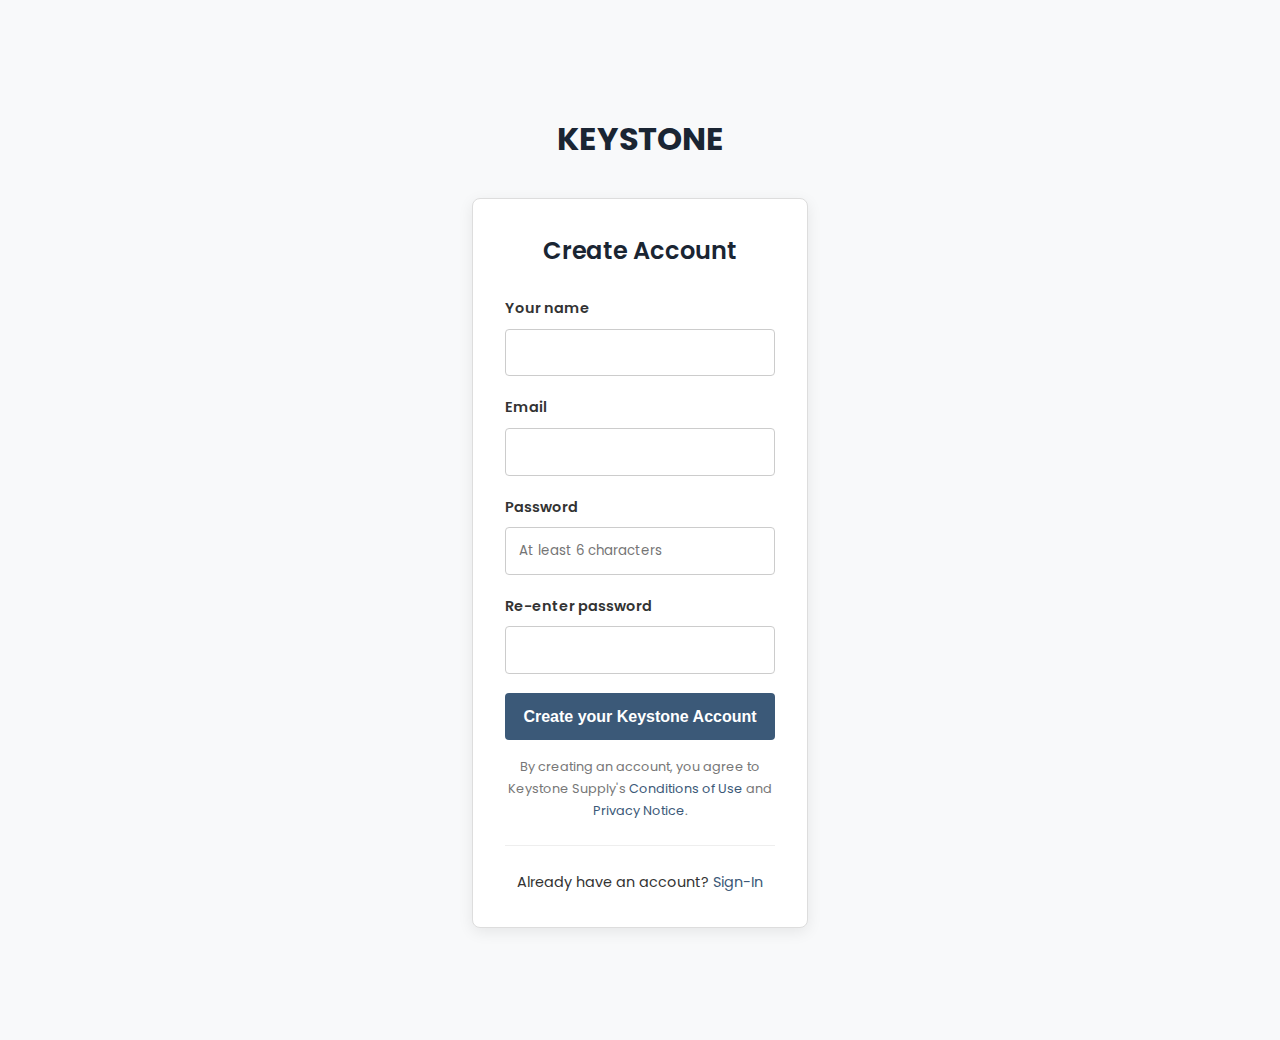
<file: create-account.html>
<!DOCTYPE html>
<html lang="en">
<head>
    <meta charset="UTF-8">
    <meta name="viewport" content="width=device-width, initial-scale=1.0">
    <title>Create Account - Keystone Supply Co.</title>
    <link rel="stylesheet" href="style.css">
    <link href="https://fonts.googleapis.com/css2?family=Poppins:wght@400;500;700&display=swap" rel="stylesheet">
</head>
<body class="form-page">

    <div class="form-container">
        <a href="index.html" class="form-logo">KEYSTONE</a>

        <div class="form-box">
            <h2>Create Account</h2>
            
            <form id="create-account-form">
                <div id="form-message"></div>
                <div class="input-group">
                    <label for="name">Your name</label>
                    <input type="text" id="name" required>
                </div>
                <div class="input-group">
                    <label for="email">Email</label>
                    <input type="email" id="email" required>
                </div>
                <div class="input-group">
                    <label for="password">Password</label>
                    <input type="password" id="password" placeholder="At least 6 characters" required>
                </div>
                 <div class="input-group">
                    <label for="password-check">Re-enter password</label>
                    <input type="password" id="password-check" required>
                </div>
                
                <button type="submit" class="form-button">Create your Keystone Account</button>
            </form>
            <p class="legal-text">
                By creating an account, you agree to Keystone Supply's <a href="#">Conditions of Use</a> and <a href="#">Privacy Notice</a>.
            </p>
            <hr class="form-hr">
            <p class="bottom-link">
                Already have an account? <a href="signin.html">Sign-In</a>
            </p>
        </div>
    </div>

    <script>
        const form = document.getElementById('create-account-form');
        const messageDiv = document.getElementById('form-message');

        form.addEventListener('submit', function(event) {
            event.preventDefault(); 

            const nameInput = document.getElementById('name').value;
            const passwordInput = document.getElementById('password').value;
            const passwordCheckInput = document.getElementById('password-check').value;

            if (passwordInput.length < 6) {
                messageDiv.textContent = 'Password must be at least 6 characters.';
                messageDiv.className = 'message-error';
                return;
            }
            if (passwordInput !== passwordCheckInput) {
                messageDiv.textContent = 'Passwords do not match.';
                messageDiv.className = 'message-error';
                return;
            }
            
            // --- Success ---
            // JUST save the name. Do NOT set isLoggedIn to true.
            localStorage.setItem('keystoneUserName', nameInput);
            
            // Show a success message and then redirect to the homepage.
            messageDiv.textContent = 'Account created! Redirecting home...';
            messageDiv.className = 'message-success';
            setTimeout(function() {
                window.location.href = 'index.html';
            }, 2000);
        });
    </script>

</body>
</html>
</file>
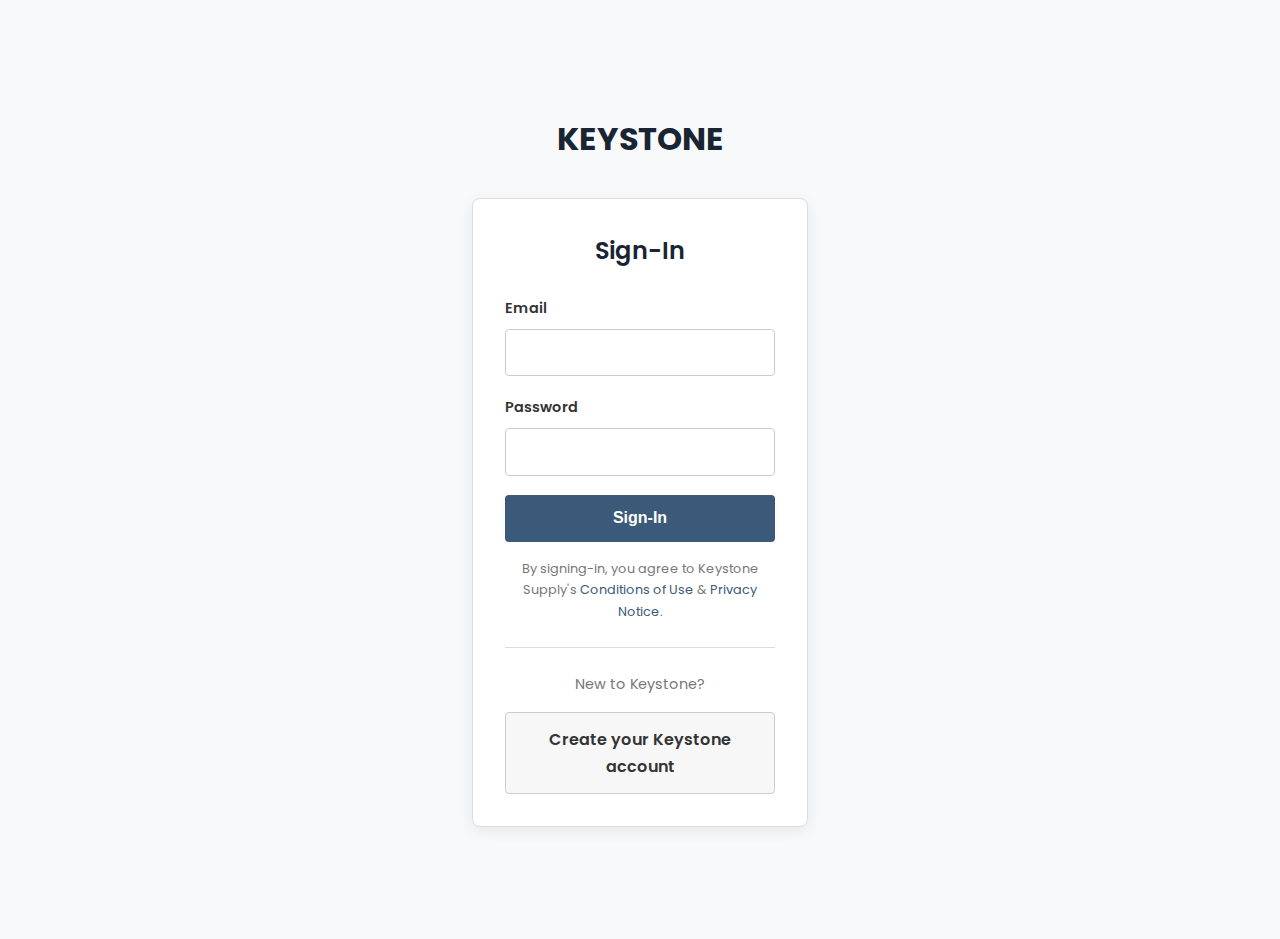
<file: signin.html>
<!DOCTYPE html>
<html lang="en">
<head>
    <meta charset="UTF-8">
    <meta name="viewport" content="width=device-width, initial-scale=1.0">
    <title>Sign-In - Keystone Supply Co.</title>
    <link rel="stylesheet" href="style.css">
    <link href="https://fonts.googleapis.com/css2?family=Poppins:wght@400;500;700&display=swap" rel="stylesheet">
</head>
<body class="form-page">

    <div class="form-container">
        <a href="index.html" class="form-logo">KEYSTONE</a>

        <div class="form-box">
            <h2>Sign-In</h2>
            
            <form id="sign-in-form">
                <div id="form-message"></div> <!-- For error messages -->
                <div class="input-group">
                    <label for="email">Email</label>
                    <input type="email" id="email" required>
                </div>
                <div class="input-group">
                    <label for="password">Password</label>
                    <input type="password" id="password" required>
                </div>
                
                <button type="submit" class="form-button">Sign-In</button>
            </form>
            
            <p class="legal-text">
                By signing-in, you agree to Keystone Supply's <a href="#">Conditions of Use</a> & <a href="#">Privacy Notice</a>.
            </p>

            <hr class="form-hr-new-user">
            
            <div class="new-user-section">
                <span>New to Keystone?</span>
                <a href="create-account.html" class="button-secondary-form">Create your Keystone account</a>
            </div>
        </div>
    </div>

    <script>
        const form = document.getElementById('sign-in-form');
        const messageDiv = document.getElementById('form-message');

        form.addEventListener('submit', function(event) {
            event.preventDefault(); // Stop the form from submitting normally

            // In a real app, you'd check the password here.
            // For this demo, we'll just log the user in.

            // Set the login flag to true. This is the most important step.
            localStorage.setItem('isLoggedIn', 'true');

            // If the user doesn't have a name saved (e.g., they never created an account),
            // let's give them a default name.
            if (!localStorage.getItem('keystoneUserName')) {
                localStorage.setItem('keystoneUserName', 'Builder');
            }

            // Redirect the user to the homepage
            window.location.href = 'index.html';
        });
    </script>
</body>
</html>
</file>
<file: style.css>
/* --- Global Styles & Variables --- */
:root {
    --primary-color: #1a2533;      /* Deeper Charcoal Blue */
    --secondary-color: #F8F9FA;    /* Light Gray Background */
    --accent-color: #3b5978;       /* Muted Slate Blue */
    --highlight-color: #5a98d1;    /* A brighter blue for accents */
    --text-color: #333333;
    --text-color-light: #555;
    --light-text-color: #FFFFFF;
    --heading-font: 'Poppins', sans-serif;
    --body-font: 'Poppins', sans-serif;
    --border-radius: 8px;
    --shadow: 0 4px 15px rgba(0,0,0,0.08);
}

* { margin: 0; padding: 0; box-sizing: border-box; }
html { scroll-behavior: smooth; }
body {
    font-family: var(--body-font);
    line-height: 1.7;
    color: var(--text-color);
    background-color: var(--secondary-color); /* UPDATED: Main background color */
}
.container { max-width: 1200px; margin: 0 auto; padding: 0 20px; }
h1, h2, h3, h4 { font-family: var(--heading-font); font-weight: 600; color: var(--primary-color); }
a { text-decoration: none; color: var(--accent-color); transition: color 0.3s ease; }
a:hover { color: var(--highlight-color); }
img { max-width: 100%; display: block; }
.section-title { text-align: center; font-size: 2.8rem; margin-bottom: 1rem; }
.section-title-left { text-align: left; font-size: 2.5rem; margin-bottom: 1.5rem; line-height: 1.2; }
.section-subtitle { text-align: center; font-size: 1.1rem; color: var(--text-color-light); max-width: 600px; margin: 0 auto 4rem; }

/* --- Buttons & Header --- (No changes here, keeping it for completeness) */
.button-primary { background-color: var(--light-text-color); color: var(--primary-color); padding: 0.8rem 2.2rem; border-radius: 50px; font-weight: 600; display: inline-block; transition: all 0.3s ease; border: 2px solid transparent; }
.button-primary:hover { background-color: var(--highlight-color); color: var(--light-text-color); transform: translateY(-3px); }
#cta .button-primary { background-color: var(--highlight-color); color: var(--light-text-color); }
#cta .button-primary:hover { background-color: var(--light-text-color); color: var(--highlight-color); }
.button-secondary { background-color: transparent; color: var(--primary-color); padding: 0.8rem 2.2rem; border-radius: 50px; font-weight: 600; display: inline-block; transition: all 0.3s ease; border: 2px solid var(--accent-color); }
.button-secondary:hover { background-color: var(--accent-color); color: var(--light-text-color); }
header { background: transparent; padding: 1rem 0; position: fixed; width: 100%; top: 0; z-index: 1000; transition: background-color 0.4s ease, box-shadow 0.4s ease; }
header.scrolled { background: var(--light-text-color); box-shadow: var(--shadow); }
nav { display: flex; justify-content: space-between; align-items: center; }
.logo { font-weight: 700; font-size: 1.5rem; letter-spacing: 1px; }
header .logo { color: var(--light-text-color); }
header.scrolled .logo { color: var(--primary-color); }
.main-nav { list-style: none; display: flex; gap: 2.5rem; }
.main-nav a { font-weight: 500; color: var(--light-text-color); position: relative; padding-bottom: 5px; }
.main-nav a::after { content: ''; position: absolute; bottom: 0; left: 0; width: 0; height: 2px; background-color: var(--highlight-color); transition: width 0.3s ease; }
.main-nav a:hover::after { width: 100%; }
header.scrolled .main-nav a { color: var(--text-color); }
.header-right { display: flex; align-items: center; gap: 1rem; }
.nav-cta { background-color: rgba(255,255,255,0.2); backdrop-filter: blur(5px); border: 1px solid rgba(255,255,255,0.5); color: var(--light-text-color); padding: 0.5rem 1.5rem; border-radius: 50px; font-weight: 500; transition: all 0.3s ease; }
.nav-cta:hover { background-color: var(--light-text-color); color: var(--primary-color); }
header.scrolled .nav-cta { background-color: var(--accent-color); border-color: var(--accent-color); color: var(--light-text-color); }
header.scrolled .nav-cta:hover { background-color: var(--primary-color); }
.menu-toggle { display: none; background: none; border: none; font-size: 1.5rem; cursor: pointer; color: var(--light-text-color); }
header.scrolled .menu-toggle { color: var(--primary-color); }
.mobile-nav { position: fixed; top: 0; right: 0; width: 100%; height: 100%; background-color: var(--primary-color); z-index: 1001; display: flex; flex-direction: column; justify-content: center; align-items: center; transform: translateX(100%); transition: transform 0.4s ease-in-out; }
.mobile-nav.active { transform: translateX(0); }
.mobile-nav ul { list-style: none; text-align: center; }
.mobile-nav li { margin: 2rem 0; }
.mobile-nav a { color: var(--light-text-color); font-size: 2rem; font-weight: 500; }
.menu-close { position: absolute; top: 2rem; right: 2rem; background: none; border: none; color: var(--light-text-color); font-size: 3rem; cursor: pointer; }

/* --- Hero Section --- */
#hero { background: linear-gradient(rgba(0,0,0,0.5), rgba(0,0,0,0.5)), url(https://images.unsplash.com/photo-1555979227-a619d5c3d4d3?auto=format&fit=crop&w=1500&q=80) no-repeat center center/cover; min-height: 100vh; display: flex; justify-content: center; align-items: center; text-align: center; color: var(--light-text-color); padding: 0 20px; }
.hero-content { max-width: 800px; }
.hero-content h1 { font-size: 3.8rem; font-weight: 700; margin-bottom: 1rem; line-height: 1.2; color: var(--light-text-color); }
.hero-content p { font-size: 1.2rem; font-weight: 300; margin-bottom: 2.5rem; opacity: 0.9; }

/* --- Features Section (UPDATED) --- */
#features {
    padding: 6rem 0; display: grid;
    grid-template-columns: repeat(auto-fit, minmax(280px, 1fr));
    gap: 2rem; text-align: center;
}
.feature {
    background: var(--light-text-color);
    padding: 2.5rem 2rem;
    border-radius: var(--border-radius);
    transition: transform 0.3s ease, box-shadow 0.3s ease;
}
.feature:hover { transform: translateY(-10px); box-shadow: var(--shadow); }
.feature-icon {
    margin: 0 auto 1.5rem;
    width: 90px; height: 90px;
    border-radius: 50%;
    overflow: hidden;
    box-shadow: 0 0 0 5px var(--light-text-color), 0 0 0 7px var(--accent-color);
}
.feature-icon img { width: 100%; height: 100%; object-fit: cover; }
.feature h3 { font-size: 1.5rem; margin-bottom: 0.5rem; }
.feature p { font-size: 1rem; color: var(--text-color-light); }


/* --- Commitment Section --- */
#commitment { padding: 6rem 0; }
.commitment-grid { display: grid; grid-template-columns: 1fr 1fr; gap: 4rem; align-items: center; }
.commitment-image img { border-radius: var(--border-radius); box-shadow: var(--shadow); }
.commitment-content p { margin-bottom: 2rem; color: var(--text-color-light); }

/* --- Categories Section --- */
#categories { padding: 6rem 0; background-color: var(--light-text-color); }
.category-grid { display: grid; grid-template-columns: repeat(2, 1fr); gap: 2rem; }
.category-card { height: 350px; border-radius: var(--border-radius); background-size: cover; background-position: center; position: relative; overflow: hidden; box-shadow: 0 4px 6px rgba(0,0,0,0.1); transition: transform 0.4s ease; }
.category-card:hover { transform: scale(1.03); }
.category-overlay { position: absolute; top: 0; left: 0; width: 100%; height: 100%; background: linear-gradient(to top, rgba(0,0,0,0.7), transparent); display: flex; align-items: flex-end; padding: 2rem; transition: background-color 0.4s ease; }
.category-card:hover .category-overlay { background: linear-gradient(to top, rgba(0,0,0,0.8), rgba(0,0,0,0.2)); }
.category-overlay h3 { color: var(--light-text-color); font-size: 1.8rem; transform: translateY(20px); opacity: 0; transition: transform 0.4s ease, opacity 0.4s ease; }
.category-card:hover .category-overlay h3 { transform: translateY(0); opacity: 1; }

/* --- NEW: Projects Section --- */
#projects { padding: 6rem 0; }
.project-grid { display: grid; grid-template-columns: repeat(auto-fit, minmax(320px, 1fr)); gap: 2rem; }
.project-item {
    position: relative;
    border-radius: var(--border-radius);
    overflow: hidden;
    box-shadow: var(--shadow);
    height: 400px;
}
.project-item img {
    width: 100%; height: 100%;
    object-fit: cover;
    transition: transform 0.5s ease;
}
.project-item:hover img { transform: scale(1.1); }
.project-overlay {
    position: absolute; bottom: 0; left: 0; right: 0;
    background: linear-gradient(to top, rgba(0,0,0,0.8), transparent);
    padding: 3rem 1.5rem 1.5rem;
    color: var(--light-text-color);
    transition: background-color 0.4s ease;
}
.project-overlay h4 { font-size: 1.5rem; color: var(--light-text-color); margin-bottom: 0.25rem; }
.project-overlay p { font-size: 1rem; opacity: 0.8; }


/* --- Testimonial Section --- */
#testimonial { padding: 6rem 0; }
.testimonial-box { background-color: var(--light-text-color); padding: 3rem; border-radius: var(--border-radius); max-width: 800px; margin: 0 auto; text-align: center; position: relative; box-shadow: var(--shadow); }
.testimonial-box::before { content: '\f10d'; font-family: "Font Awesome 6 Free"; font-weight: 900; position: absolute; top: 1rem; left: 1.5rem; font-size: 4rem; color: var(--primary-color); opacity: 0.08; }
#testimonial blockquote { font-size: 1.4rem; font-weight: 400; font-style: italic; margin-bottom: 1.5rem; line-height: 1.6; }
#testimonial cite { font-weight: 600; font-style: normal; color: var(--accent-color); }

/* --- CTA Section --- */
#cta { padding: 5rem 0; text-align: center; background-color: var(--accent-color); color: var(--light-text-color); }
#cta h2 { font-size: 2.5rem; margin-bottom: 1rem; color: var(--light-text-color); }
#cta p { margin-bottom: 2rem; opacity: 0.9; }

/* --- Footer --- */
#main-footer { background: var(--primary-color); color: rgba(255, 255, 255, 0.7); padding: 5rem 0 2rem; }
.footer-grid { display: grid; grid-template-columns: 2fr 1fr 1fr 1fr; gap: 3rem; margin-bottom: 4rem; }
.footer-col h4 { color: var(--light-text-color); margin-bottom: 1rem; font-size: 1.1rem; }
.footer-col .logo { font-size: 1.5rem; color: var(--light-text-color); }
.footer-col p { margin-top: 1rem; }
.footer-col ul { list-style: none; }
.footer-col li { margin-bottom: 0.5rem; }
.footer-col a { color: rgba(255, 255, 255, 0.7); transition: color 0.3s ease; }
.footer-col a:hover { color: var(--light-text-color); }
.social-icons a { font-size: 1.5rem; margin-right: 1rem; }
.footer-bottom { border-top: 1px solid rgba(255,255,255,0.2); padding-top: 2rem; text-align: center; font-size: 0.9rem; }

/* --- Responsive Design --- */
@media (max-width: 992px) {
    .main-nav { display: none; }
    .menu-toggle { display: block; }
    .commitment-grid { grid-template-columns: 1fr; }
    .commitment-image { display: none; }
    .section-title-left { text-align: center; }
    .footer-grid { grid-template-columns: 1fr 1fr; }
}

@media (max-width: 768px) {
    .hero-content h1 { font-size: 2.8rem; }
    .section-title { font-size: 2.2rem; }
    .section-title-left { font-size: 2.2rem; }
    .category-grid { grid-template-columns: 1fr; }
    .footer-grid { grid-template-columns: 1fr; text-align: center; }
    .social-icons { text-align: center; }
}

/* --- Form Page Fallbacks --- */
body.form-page { background-color: var(--secondary-color); }
.form-container { max-width: 400px; margin: 5rem auto; padding: 2rem; }
.form-logo { font-family: 'Poppins', sans-serif; text-align: center; font-size: 2rem; font-weight: 700; color: var(--primary-color); text-decoration: none; margin-bottom: 2rem; display: block; }
.form-box { background: #fff; border: 1px solid #ddd; border-radius: var(--border-radius); padding: 2rem; box-shadow: var(--shadow); }
.form-box h2 { text-align: center; margin-bottom: 1.5rem; }
.input-group { margin-bottom: 1.2rem; }
.input-group label { display: block; font-weight: 600; margin-bottom: 0.5rem; font-size: 0.9rem; }
.input-group input { width: 100%; padding: 0.8rem; border: 1px solid #ccc; border-radius: 4px; font-family: var(--body-font); }
.form-button { width: 100%; padding: 0.9rem; background-color: var(--accent-color); color: white; border: none; border-radius: 4px; font-size: 1rem; font-weight: 600; cursor: pointer; transition: background-color 0.3s; }
.form-button:hover { background-color: var(--primary-color); }
.legal-text { font-size: 0.8rem; color: #777; margin-top: 1rem; text-align: center; }
.form-hr { border: 0; border-top: 1px solid #eee; margin: 1.5rem 0; }
.bottom-link { text-align: center; font-size: 0.9rem; }
.message-error { color: #D8000C; background-color: #FFD2D2; padding: 10px; border-radius: 4px; margin-bottom: 1rem; text-align: center; }
.message-success { color: #4F8A10; background-color: #DFF2BF; padding: 10px; border-radius: 4px; margin-bottom: 1rem; text-align: center; }
/* Add these styles to the bottom of style.css */
.form-hr-new-user { border: 0; height: 1px; background-color: #ddd; text-align: center; margin: 1.5rem 0; }
.new-user-section { text-align: center; }
.new-user-section span { font-size: 0.9rem; color: #777; display: block; margin-bottom: 1rem; }
.button-secondary-form {
    display: block; width: 100%; text-align: center; padding: 0.8rem;
    border: 1px solid #ccc; background-color: #f7f7f7; border-radius: 4px;
    color: var(--text-color); font-weight: 600; text-decoration: none;
    transition: background-color 0.3s ease;
}
.button-secondary-form:hover { background-color: #eee; }
/* --- Account Dropdown Menu Styles --- */
.account-menu {
    position: relative;
}

#account-button {
    cursor: pointer;
    display: flex;
    align-items: center;
    gap: 0.5rem;
}

.dropdown-menu {
    display: none; /* Hidden by default */
    position: absolute;
    top: 120%;
    right: 0;
    background-color: var(--light-text-color);
    border-radius: var(--border-radius);
    box-shadow: var(--shadow);
    list-style: none;
    padding: 0.5rem 0;
    margin: 0;
    width: 180px;
    z-index: 1001;
    overflow: hidden;
}

.dropdown-menu.active {
    display: block; /* Shown when active */
}

.dropdown-menu li a {
    display: block;
    padding: 0.75rem 1.5rem;
    color: var(--text-color);
    font-weight: 500;
    transition: background-color 0.2s ease, color 0.2s ease;
}

.dropdown-menu li a:hover {
    background-color: var(--secondary-color);
    color: var(--primary-color);
}
</file>
